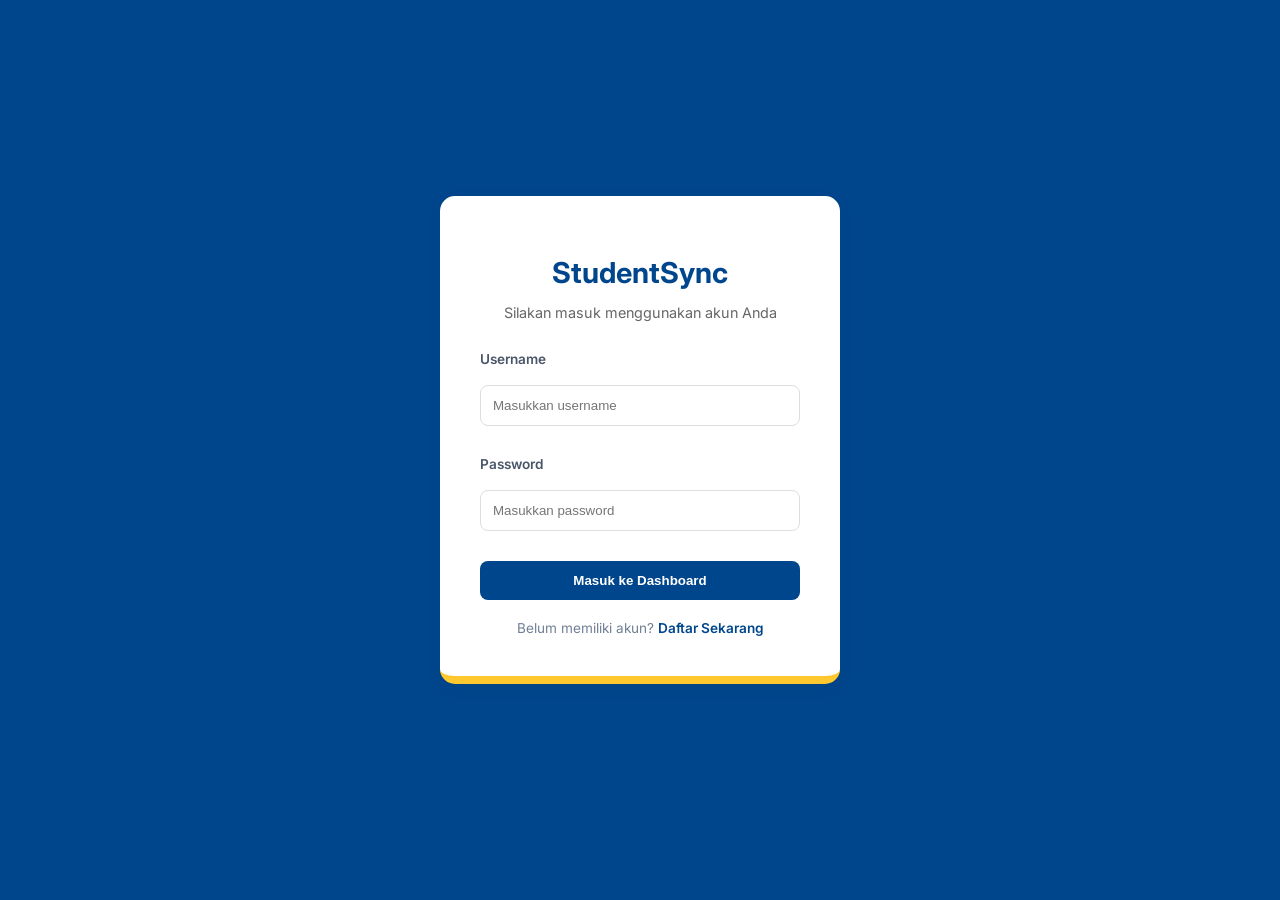
<file: frontend/index.html>
<!DOCTYPE html>
<html lang="id">
<head>
    <meta charset="UTF-8">
    <meta name="viewport" content="width=device-width, initial-scale=1.0">
    <title>Login - StudentSync</title>
    <link href="https://fonts.googleapis.com/css2?family=Inter:wght@400;500;600;700&display=swap" rel="stylesheet">
    <link rel="stylesheet" href="style.css">
    <style>
        /* Style khusus untuk halaman login agar berada di tengah */
        body.login-body {
            background-color: var(--its-blue);
            display: flex;
            justify-content: center;
            align-items: center;
            height: 100vh;
            margin: 0;
            overflow: hidden;
        }

        .login-card {
            width: 100%;
            max-width: 400px;
            padding: 40px;
            border-bottom: 8px solid var(--its-gold);
            animation: fadeIn 0.5s ease-in-out;
        }

        .login-header {
            text-align: center;
            margin-bottom: 30px;
        }

        .login-header h1 {
            color: var(--its-blue);
            font-size: 1.8rem;
            margin-bottom: 10px;
        }

        .login-header p {
            color: #666;
            font-size: 0.9rem;
        }

        .form-group {
            margin-bottom: 20px;
        }

        .form-group label {
            display: block;
            margin-bottom: 8px;
            font-weight: 600;
            font-size: 0.85rem;
            color: #4a5568;
        }

        .footer-text {
            text-align: center;
            margin-top: 20px;
            font-size: 0.85rem;
            color: #718096;
        }

        .footer-text a {
            color: var(--its-blue);
            text-decoration: none;
            font-weight: 600;
        }

        @keyframes fadeIn {
            from { opacity: 0; transform: translateY(-20px); }
            to { opacity: 1; transform: translateY(0); }
        }
    </style>
</head>
<body class="login-body">

    <div class="card login-card">
        <div class="login-header">
            <h1>StudentSync</h1>
            <p>Silakan masuk menggunakan akun Anda</p>
        </div>

        <div id="login-form">
            <div class="form-group">
                <label for="username">Username</label>
                <input type="text" id="username" placeholder="Masukkan username" class="its-input">
            </div>

            <div class="form-group">
                <label for="password">Password</label>
                <input type="password" id="password" placeholder="Masukkan password" class="its-input">
            </div>

            <button onclick="login()" id="login-btn" class="btn-save">
                Masuk ke Dashboard
            </button>
        </div>

        <div class="footer-text">
            Belum memiliki akun? <a href="#" onclick="showRegister()">Daftar Sekarang</a>
        </div>
    </div>

    <script src="script.js"></script>
    <script>
        // Fungsi tambahan khusus interaksi di halaman login
        function showRegister() {
            const formBox = document.querySelector('.login-card');
            formBox.innerHTML = `
                <div class="login-header">
                    <h1>Daftar Akun</h1>
                    <p>Buat akun baru untuk akses StudentSync</p>
                </div>
                <div class="form-group">
                    <label>Username / NRP Baru</label>
                    <input type="text" id="reg-user" placeholder="Buat username" class="its-input">
                </div>
                <div class="form-group">
                    <label>Password</label>
                    <input type="password" id="reg-pass" placeholder="Buat password" class="its-input">
                </div>
                <button onclick="doRegister()" class="btn-save">Registrasi</button>
                <div class="footer-text">
                    Sudah punya akun? <a href="#" onclick="location.reload()">Login</a>
                </div>
            `;
        }
    </script>
</body>
</html>
</file>
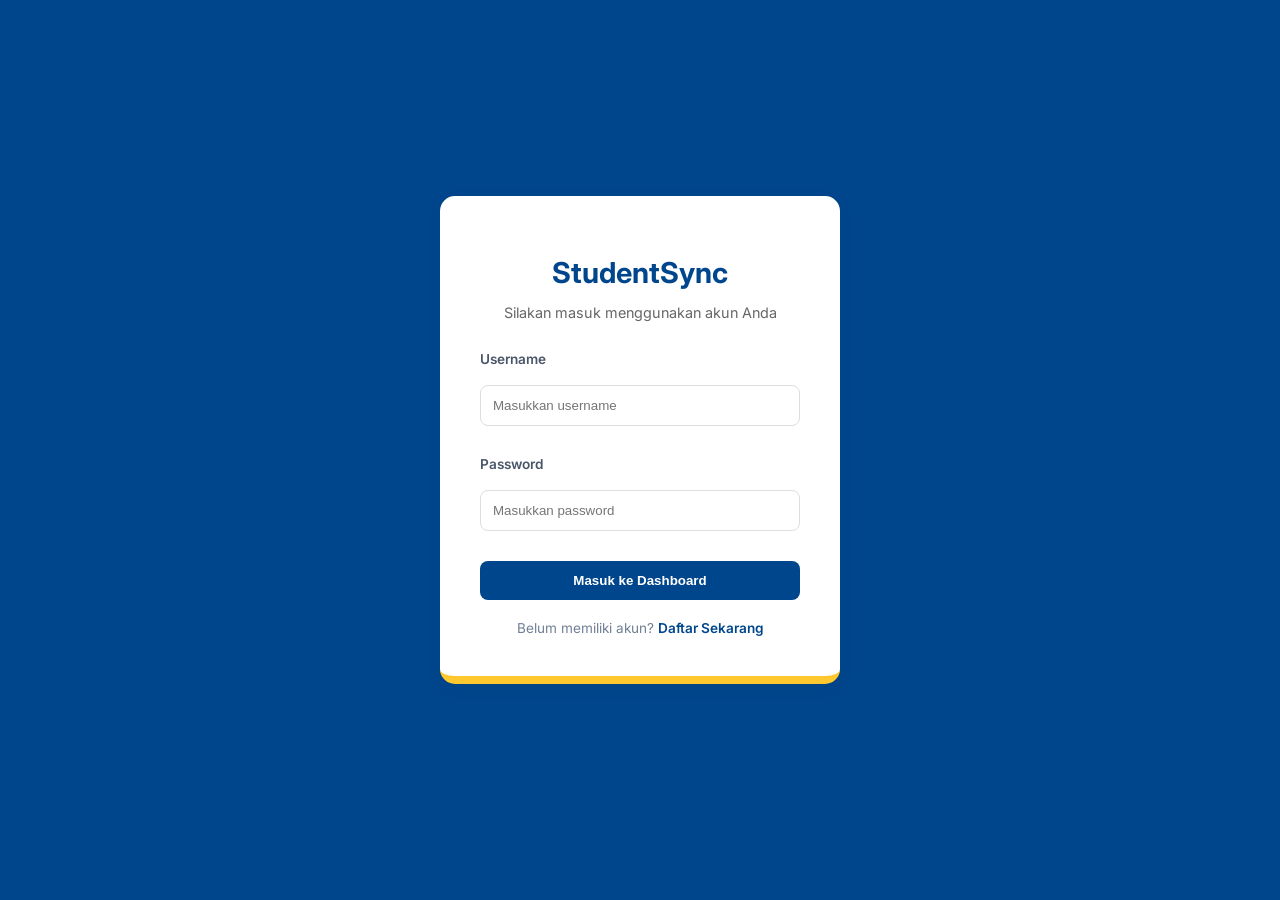
<file: frontend/add-note.html>
<!DOCTYPE html>
<html lang="id">
<head>
    <meta charset="UTF-8">
    <meta name="viewport" content="width=device-width, initial-scale=1.0">
    <title>Tambah Catatan - Portal ITS</title>
    <link href="https://fonts.googleapis.com/css2?family=Inter:wght@400;500;600;700&display=swap" rel="stylesheet">
    <link rel="stylesheet" href="style.css">
    <style>
        .form-container {
            max-width: 800px;
            margin: 0 auto;
        }
        
        .status-badge {
            display: inline-block;
            padding: 5px 12px;
            border-radius: 20px;
            font-size: 0.75rem;
            font-weight: 600;
            background: #e6fffa;
            color: var(--its-green);
            margin-bottom: 20px;
            border: 1px solid var(--its-green);
        }

        .input-hint {
            font-size: 0.8rem;
            color: #718096;
            margin-top: -5px;
            margin-bottom: 10px;
        }

        .editor-container {
            border: 1px solid #e2e8f0;
            border-radius: 8px;
            overflow: hidden;
        }

        textarea.its-input {
            border: none;
            border-radius: 0;
            resize: vertical;
            min-height: 300px;
            padding: 20px;
            line-height: 1.8;
        }

        .action-bar {
            display: flex;
            justify-content: flex-end;
            gap: 15px;
            margin-top: 25px;
        }

        .btn-cancel {
            background: #edf2f7;
            color: #4a5568;
            border: none;
            padding: 12px 25px;
            border-radius: 8px;
            cursor: pointer;
            font-weight: 600;
        }

        .btn-cancel:hover {
            background: #e2e8f0;
        }
    </style>
</head>
<body>

    <div class="sidebar">
        <h2>PORTAL ITS</h2>
        <a href="dashboard.html" class="nav-link">Dashboard</a>
        <a href="add-note.html" class="nav-link active">Tambah Notes</a>
        <a href="add-schedule.html" class="nav-link">Tambah Jadwal</a>
        <a href="groups.html" class="nav-link">Grup Matkul</a>
        <a href="#" onclick="logout()" class="nav-link" style="margin-top: 50px; color: var(--its-gold);">Logout</a>
    </div>

    <div class="main-content">
        <div class="form-container">
            <header class="header">
                <div>
                    <h1>Buat Catatan Baru</h1>
                    <p>Catatan akan otomatis tersimpan berdasarkan waktu dan grup pilihan.</p>
                </div>
            </header>

            <div class="card">
                <span class="status-badge">Auto-Sync Enabled</span>
                
                <div class="form-group">
                    <label for="note-title">Judul Catatan</label>
                    <input type="text" id="note-title" placeholder="Misal: Resume Pertemuan 1 - Arsitektur Database" class="its-input">
                </div>

                <div class="form-group">
                    <label for="note-category">Pilih Group / Mata Kuliah</label>
                    <select id="note-category" class="its-input">
                        <option value="PSO">PSO (Pemodelan Sistem Objek)</option>
                        <option value="Progjar">Progjar (Pemrograman Jaringan)</option>
                        <option value="Database">Manajemen Database</option>
                        <option value="Umum">Umum / Lain-lain</option>
                    </select>
                    <p class="input-hint">Pilih kategori agar catatan muncul di halaman Grouping.</p>
                </div>

                <div class="form-group">
                    <label for="note-content">Isi Catatan</label>
                    <div class="editor-container">
                        <textarea id="note-content" placeholder="Tuliskan detail catatan Anda di sini..." class="its-input"></textarea>
                    </div>
                </div>

                <div class="action-bar">
                    <button class="btn-cancel" onclick="window.location.href='dashboard.html'">Batal</button>
                    <button class="btn-save" onclick="saveNote()" style="width: auto; padding: 12px 40px;">
                        Simpan Catatan
                    </button>
                </div>
            </div>
        </div>
    </div>

    <script src="script.js"></script>
    <script>
        // Pastikan user login
        if (!localStorage.getItem('user_id')) {
            window.location.href = 'index.html';
        }
    </script>
</body>
</html>
</file>
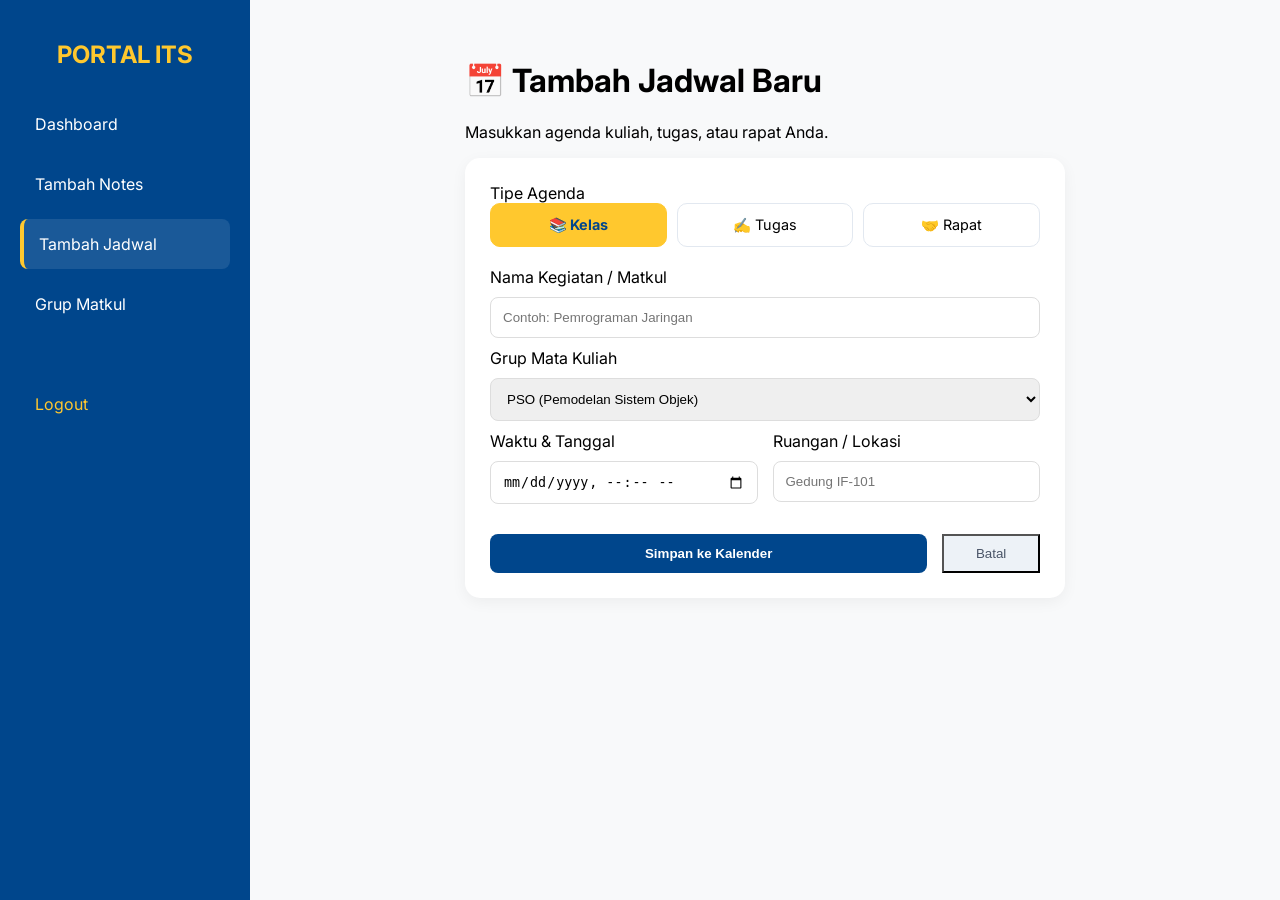
<file: frontend/add-schedule.html>
<!DOCTYPE html>
<html lang="id">
<head>
    <meta charset="UTF-8">
    <meta name="viewport" content="width=device-width, initial-scale=1.0">
    <title>Tambah Jadwal - Portal ITS</title>
    <link href="https://fonts.googleapis.com/css2?family=Inter:wght@400;500;600;700&display=swap" rel="stylesheet">
    <link rel="stylesheet" href="style.css">
    <style>
        .form-container {
            max-width: 600px;
            margin: 0 auto;
        }
        .type-selector {
            display: flex;
            gap: 10px;
            margin-bottom: 20px;
        }
        .type-option {
            flex: 1;
            padding: 12px;
            border: 1.5px solid #e2e8f0;
            border-radius: 10px;
            text-align: center;
            cursor: pointer;
            background: white;
            transition: all 0.2s;
            font-size: 0.9rem;
        }
        .type-option.selected {
            background: var(--its-gold);
            color: var(--its-blue);
            border-color: var(--its-gold);
            font-weight: bold;
        }
        .btn-group {
            display: flex;
            gap: 15px;
            margin-top: 20px;
        }
    </style>
</head>
<body>

    <div class="sidebar">
        <h2>PORTAL ITS</h2>
        <a href="dashboard.html" class="nav-link">Dashboard</a>
        <a href="add-note.html" class="nav-link">Tambah Notes</a>
        <a href="add-schedule.html" class="nav-link active">Tambah Jadwal</a>
        <a href="groups.html" class="nav-link">Grup Matkul</a>
        <a href="#" onclick="logout()" class="nav-link" style="margin-top: 50px; color: var(--its-gold);">Logout</a>
    </div>

    <div class="main-content">
        <div class="form-container">
            <header class="header">
                <h1>📅 Tambah Jadwal Baru</h1>
                <p>Masukkan agenda kuliah, tugas, atau rapat Anda.</p>
            </header>

            <div class="card">
                <label>Tipe Agenda</label>
                <div class="type-selector" id="type-selector">
                    <div class="type-option selected" onclick="selectType(this, 'Kelas')">📚 Kelas</div>
                    <div class="type-option" onclick="selectType(this, 'Tugas')">✍️ Tugas</div>
                    <div class="type-option" onclick="selectType(this, 'Rapat')">🤝 Rapat</div>
                </div>

                <div class="form-group">
                    <label for="sch-title">Nama Kegiatan / Matkul</label>
                    <input type="text" id="sch-title" placeholder="Contoh: Pemrograman Jaringan" class="its-input">
                </div>

                <div class="form-group">
                    <label for="sch-category">Grup Mata Kuliah</label>
                    <select id="sch-category" class="its-input">
                        <option value="PSO">PSO (Pemodelan Sistem Objek)</option>
                        <option value="Progjar">Progjar (Pemrograman Jaringan)</option>
                        <option value="Database">Manajemen Database</option>
                        <option value="Umum">Umum / Lainnya</option>
                    </select>
                </div>

                <div style="display: grid; grid-template-columns: 1fr 1fr; gap: 15px;">
                    <div class="form-group">
                        <label for="sch-time">Waktu & Tanggal</label>
                        <input type="datetime-local" id="sch-time" class="its-input">
                    </div>
                    <div class="form-group">
                        <label for="sch-room">Ruangan / Lokasi</label>
                        <input type="text" id="sch-room" placeholder="Gedung IF-101" class="its-input">
                    </div>
                </div>

                <div class="btn-group">
                    <button class="btn-save" onclick="handleSaveSchedule()">Simpan ke Kalender</button>
                    <button class="btn-primary" style="background:#edf2f7; color:#4a5568; width: 120px;" onclick="window.location.href='dashboard.html'">Batal</button>
                </div>
            </div>
        </div>
    </div>

    <script src="script.js"></script>
    <script>
        let currentType = 'Kelas';

        function selectType(el, type) {
            document.querySelectorAll('.type-option').forEach(opt => opt.classList.remove('selected'));
            el.classList.add('selected');
            currentType = type;
        }

      async function handleSaveSchedule() {
    const userId = localStorage.getItem('user_id');
    const title = document.getElementById('sch-title').value;
    const category = document.getElementById('sch-category').value;
    const time = document.getElementById('sch-time').value;
    const room = document.getElementById('sch-room').value;

    if (!title || !time) {
        alert("Harap isi Nama Kegiatan dan Waktu!");
        return;
    }

    const scheduleData = {
        user_id: parseInt(userId),
        title: `[${currentType}] ${title}`,
        category: category,
        content: `Lokasi: ${room}`,
        date: time
    };

    try {
        const res = await fetch(`${API}/notes`, {
            method: 'POST',
            headers: { 'Content-Type': 'application/json' },
            body: JSON.stringify(scheduleData)
        });

        if (res.ok) {
            alert('Jadwal berhasil ditambahkan!');
            window.location.href = 'dashboard.html';
        }
    } catch (err) {
        alert('Gagal menyimpan ke server.');
    }
}
    </script>
</body>
</html>
</file>
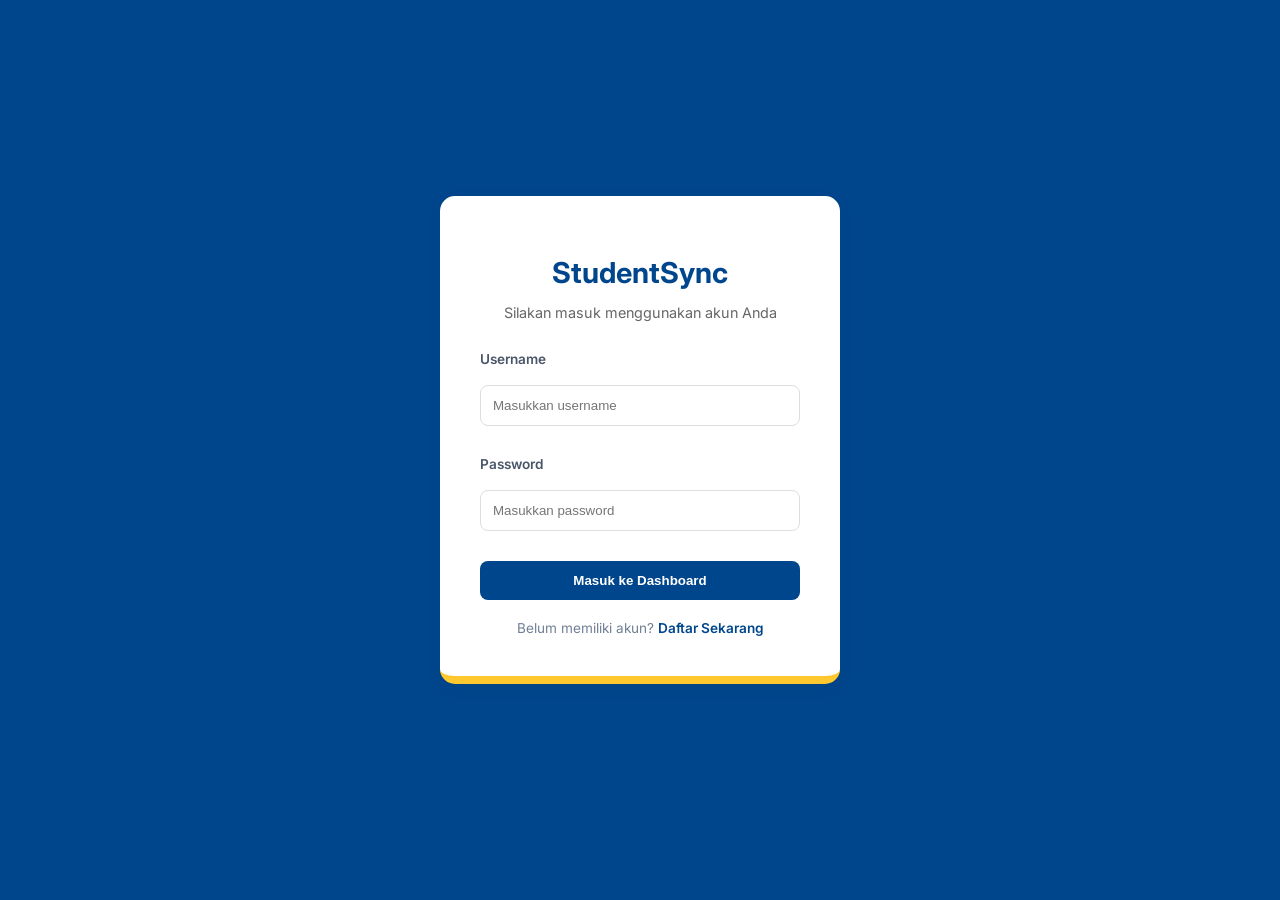
<file: frontend/dashboard.html>
<!DOCTYPE html>
<html lang="id">
<head>
    <meta charset="UTF-8">
    <meta name="viewport" content="width=device-width, initial-scale=1.0">
    <title>Dashboard Mahasiswa - StudentSync</title>
    <link href="https://fonts.googleapis.com/css2?family=Inter:wght@400;500;600;700&display=swap" rel="stylesheet">
    <link rel="stylesheet" href="style.css">
    <style>
        /* Layout khusus Dashboard Grid */
        .dashboard-grid {
            display: grid;
            grid-template-columns: 1fr 1fr;
            gap: 25px;
            margin-top: 20px;
        }

        .full-width {
            grid-column: span 2;
        }

        .calendar-container {
            background: white;
            padding: 20px;
            border-radius: 15px;
            text-align: center;
        }

        .calendar-mockup {
            border: 1px solid #eee;
            border-radius: 10px;
            padding: 15px;
            background: #fafafa;
        }

        .calendar-header {
            font-weight: bold;
            color: var(--its-blue);
            margin-bottom: 10px;
            display: flex;
            justify-content: space-between;
        }

        .calendar-days {
            display: grid;
            grid-template-columns: repeat(7, 1fr);
            gap: 5px;
            font-size: 0.85rem;
        }

        .day {
            padding: 10px;
            border-radius: 5px;
        }

        .day.today {
            background: var(--its-blue);
            color: white;
            font-weight: bold;
        }

        .day.has-note {
            border-bottom: 3px solid var(--its-gold);
        }

        .recent-notes-list {
            margin-top: 15px;
        }

        .note-preview-item {
            background: #fff;
            border-left: 4px solid var(--its-green);
            padding: 10px;
            margin-bottom: 10px;
            border-radius: 4px;
            box-shadow: 0 2px 4px rgba(0,0,0,0.05);
            font-size: 0.9rem;
        }
    </style>
</head>
<body>

    <div class="sidebar">
        <h2>StudentSync</h2>
        <a href="dashboard.html" class="nav-link active">Dashboard</a>
        <a href="add-note.html" class="nav-link">Tambah Notes</a>
        <a href="add-schedule.html" class="nav-link">Tambah Jadwal</a>
        <a href="groups.html" class="nav-link">Grup Matkul</a>
        <a href="#" onclick="logout()" class="nav-link" style="margin-top: 50px; color: var(--its-gold);">Logout</a>
    </div>

    <div class="main-content">
        <header class="header">
            <div>
                <h1>Selamat Datang, <span id="display-name">Mahasiswa</span></h1>
                <p>Berikut adalah ringkasan jadwal dan catatan Anda hari ini.</p>
            </div>
            <div class="date-now" id="current-date"></div>
        </header>

        <div class="dashboard-grid">
            
            <div class="card">
                <h3>📅 Kalender Kegiatan</h3>
                <div class="calendar-mockup">
                    <div class="calendar-header">
                        <span>&lt;</span>
                        <span id="month-year">Mei 2026</span>
                        <span>&gt;</span>
                    </div>
                    <div class="calendar-days">
                        <div style="color: #999;">S</div><div style="color: #999;">S</div><div style="color: #999;">R</div>
                        <div style="color: #999;">K</div><div style="color: #999;">J</div><div style="color: #999;">S</div><div style="color: #999;">M</div>
                        <div class="day">1</div><div class="day">2</div><div class="day">3</div>
                        <div class="day">4</div><div class="day">5</div><div class="day">6</div><div class="day">7</div>
                        <div class="day">8</div><div class="day">9</div><div class="day">10</div><div class="day">11</div>
                        <div class="day today">12</div><div class="day has-note">13</div><div class="day">14</div>
                    </div>
                </div>
                
                <h4 style="margin-top: 20px;">Notes Terbaru</h4>
                <div id="dashboard-notes-preview" class="recent-notes-list">
                    <p class="empty-state">Memuat catatan...</p>
                </div>
            </div>

            <div class="card">
                <h3>⏰ Jadwal Kuliah Hari Ini</h3>
                <div id="today-schedule-list">
                    <div class="note-preview-item" style="border-left-color: var(--its-gold);">
                        <strong>PSO (Pemodelan Sistem Objek)</strong>
                        <div style="font-size: 0.8rem; color: #666;">Ruang IF-101 | 08:00 - 10:00</div>
                    </div>
                    <div class="note-preview-item" style="border-left-color: var(--its-gold);">
                        <strong>Manajemen Database</strong>
                        <div style="font-size: 0.8rem; color: #666;">Ruang IF-105 | 13:00 - 15:00</div>
                    </div>
                </div>
                <button class="btn-primary" onclick="window.location.href='add-schedule.html'" style="margin-top: 15px; font-size: 0.8rem;">
                    Lihat Semua Jadwal
                </button>
            </div>

        </div>
    </div>

    <script src="script.js"></script>
    <script>
        document.addEventListener("DOMContentLoaded", () => {
            const userId = localStorage.getItem('user_id');
            const userName = localStorage.getItem('username');
            
            if (!userId) {
                window.location.href = 'index.html';
                return;
            }

            document.getElementById('display-name').innerText = userName;
            
            // Set Tanggal Hari Ini
            const options = { weekday: 'long', year: 'numeric', month: 'long', day: 'numeric' };
            document.getElementById('current-date').innerText = new Date().toLocaleDateString('id-ID', options);

            // Load Preview Notes
            loadNotesPreview(userId);
        });

        async function loadNotesPreview(userId) {
            try {
                const response = await fetch(`${API}/notes?user_id=${userId}`);
                const data = await response.json();
                const container = document.getElementById('dashboard-notes-preview');

                if (data.length > 0) {
                    container.innerHTML = data.slice(0, 3).map(n => `
                        <div class="note-preview-item">
                            <strong style="color: var(--its-blue);">${n.title}</strong>
                            <div style="font-size: 0.75rem; color: #888;">Group: ${n.category}</div>
                        </div>
                    `).join('');
                } else {
                    container.innerHTML = '<p class="empty-state">Belum ada catatan.</p>';
                }
            } catch (error) {
                console.error("Gagal load preview:", error);
            }
        }
    </script>
</body>
</html>
</file>
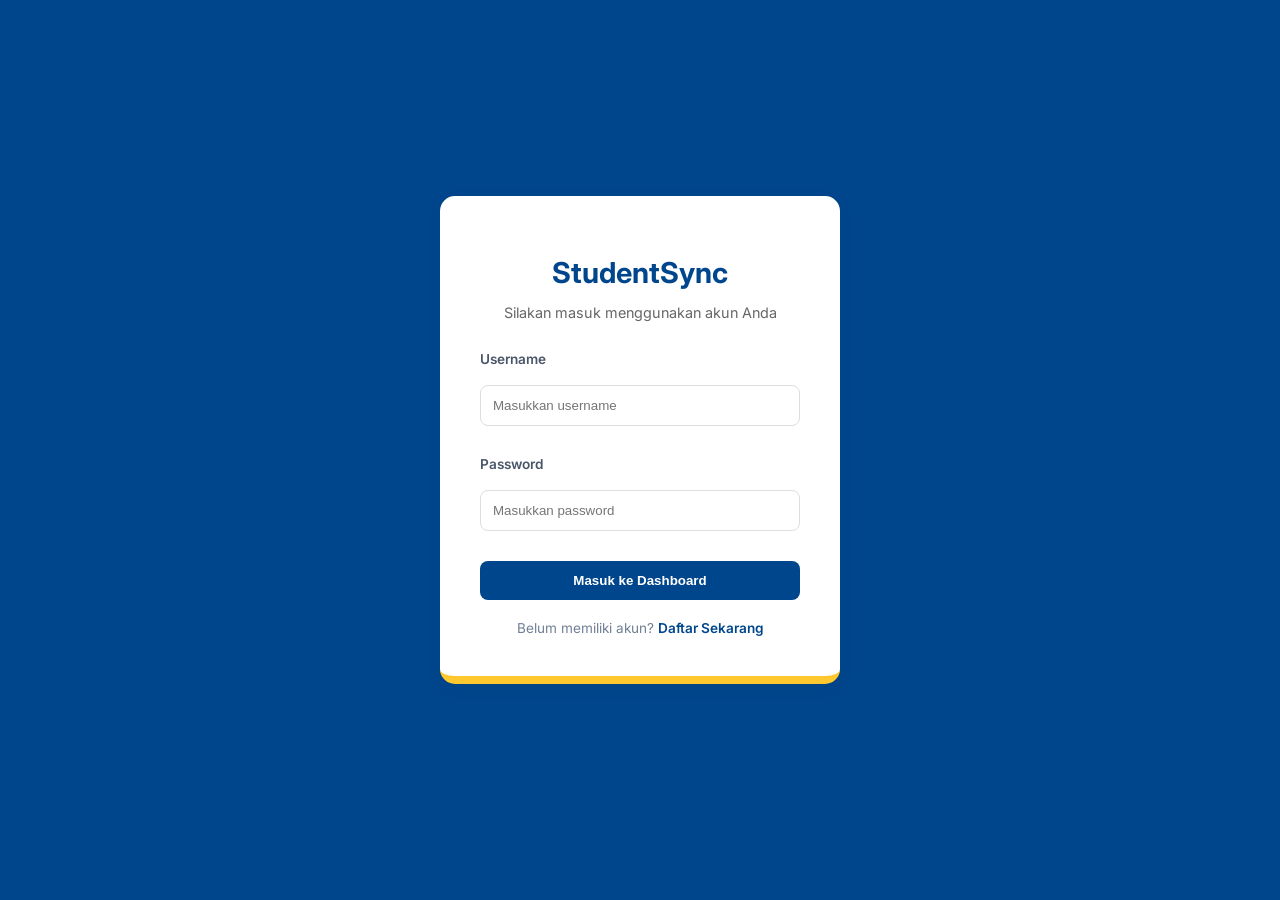
<file: frontend/groups.html>
<!DOCTYPE html>
<html lang="id">
<head>
    <meta charset="UTF-8">
    <meta name="viewport" content="width=device-width, initial-scale=1.0">
    <title>Grouping Matkul - Portal ITS</title>
    <link href="https://fonts.googleapis.com/css2?family=Inter:wght@400;500;600;700&display=swap" rel="stylesheet">
    <link rel="stylesheet" href="style.css">
    <style>
        .group-container {
            display: grid;
            grid-template-columns: repeat(auto-fill, minmax(300px, 1fr));
            gap: 20px;
            margin-top: 20px;
        }

        .group-card {
            border-top: 5px solid var(--its-gold);
            transition: transform 0.2s;
        }

        .group-card:hover {
            transform: translateY(-5px);
        }

        .group-header {
            display: flex;
            justify-content: space-between;
            align-items: center;
            margin-bottom: 15px;
            border-bottom: 1px solid #eee;
            padding-bottom: 10px;
        }

        .badge-count {
            background: var(--its-blue);
            color: white;
            padding: 2px 10px;
            border-radius: 20px;
            font-size: 0.8rem;
        }

        .empty-state {
            color: #a0aec0;
            font-style: italic;
            font-size: 0.9rem;
            text-align: center;
            padding: 20px;
        }

        .note-item {
            background: #f8fafc;
            padding: 12px;
            border-radius: 8px;
            margin-bottom: 10px;
            border-left: 3px solid var(--its-green);
        }

        .note-item h4 {
            margin: 0 0 5px 0;
            font-size: 0.95rem;
            color: var(--its-blue);
        }

        .note-item small {
            color: #718096;
            display: block;
        }
    </style>
</head>
<body>

    <div class="sidebar">
        <h2>PORTAL ITS</h2>
        <a href="dashboard.html" class="nav-link">Dashboard</a>
        <a href="add-note.html" class="nav-link">Tambah Notes</a>
        <a href="add-schedule.html" class="nav-link">Tambah Jadwal</a>
        <a href="groups.html" class="nav-link active">Grup Matkul</a>
        <a href="#" onclick="logout()" class="nav-link" style="margin-top: 50px; color: var(--its-gold);">Logout</a>
    </div>

    <div class="main-content">
        <header class="header">
            <div>
                <h1>Grouping Mata Kuliah</h1>
                <p>Semua catatan Anda dikelompokkan secara otomatis berdasarkan kategori.</p>
            </div>
        </header>

        <div class="group-container" id="groups-wrapper">
            <div class="card group-card">
                <div class="group-header">
                    <h3>PSO</h3>
                    <span class="badge-count" id="count-PSO">0</span>
                </div>
                <div id="group-PSO" class="group-content">
                    <p class="empty-state">Memuat data...</p>
                </div>
            </div>

            <div class="card group-card">
                <div class="group-header">
                    <h3>Progjar</h3>
                    <span class="badge-count" id="count-Progjar">0</span>
                </div>
                <div id="group-Progjar" class="group-content">
                    <p class="empty-state">Memuat data...</p>
                </div>
            </div>

            <div class="card group-card">
                <div class="group-header">
                    <h3>Database</h3>
                    <span class="badge-count" id="count-Database">0</span>
                </div>
                <div id="group-Database" class="group-content">
                    <p class="empty-state">Memuat data...</p>
                </div>
            </div>

            <div class="card group-card" style="border-top-color: #cbd5e0;">
                <div class="group-header">
                    <h3>Umum / Lainnya</h3>
                    <span class="badge-count" id="count-Umum">0</span>
                </div>
                <div id="group-Umum" class="group-content">
                    <p class="empty-state">Memuat data...</p>
                </div>
            </div>
        </div>
    </div>

    <script src="script.js"></script>
    <script>
        document.addEventListener("DOMContentLoaded", () => {
            const userId = localStorage.getItem('user_id');
            if (!userId) {
                window.location.href = 'index.html';
                return;
            }
            loadGroupedNotes(userId);
        });

        async function loadGroupedNotes(userId) {
            try {
                const response = await fetch(`${API}/notes?user_id=${userId}`);
                const notes = await response.json();

                // Daftar kategori yang tersedia
                const categories = ['PSO', 'Progjar', 'Database', 'Umum'];
                
                categories.forEach(cat => {
                    const filteredNotes = notes.filter(n => n.category === cat);
                    const container = document.getElementById(`group-${cat}`);
                    const badge = document.getElementById(`count-${cat}`);
                    
                    badge.innerText = filteredNotes.length;

                    if (filteredNotes.length > 0) {
                        container.innerHTML = filteredNotes.map(n => `
                            <div class="note-item">
                                <h4>${n.title}</h4>
                                <small>📅 ${new Date(n.date).toLocaleDateString('id-ID')} | 🕒 ${new Date(n.date).toLocaleTimeString('id-ID', {hour: '2-digit', minute:'2-digit'})}</small>
                            </div>
                        `).join('');
                    } else {
                        container.innerHTML = `<p class="empty-state">Belum ada catatan di grup ini.</p>`;
                    }
                });
            } catch (error) {
                console.error("Gagal memuat grup:", error);
            }
        }
    </script>
</body>
</html>
</file>
<file: frontend/style.css>
:root {
    --its-blue: #00468C; --its-gold: #FFC82E; --its-green: #28A745;
    --its-white: #FFFFFF; --its-gray: #F8F9FA;
}
* { box-sizing: border-box; }
body { font-family: 'Inter', sans-serif; background: var(--its-gray); margin: 0; display: flex; }

.sidebar { width: 250px; height: 100vh; background: var(--its-blue); color: white; padding: 20px; position: fixed; }
.sidebar h2 { color: var(--its-gold); text-align: center; margin-bottom: 30px; }
.nav-link { display: block; color: white; text-decoration: none; padding: 15px; border-radius: 8px; margin-bottom: 10px; }
.nav-link:hover, .nav-link.active { background: rgba(255,255,255,0.1); border-left: 4px solid var(--its-gold); }

.main-content { margin-left: 250px; padding: 40px; width: calc(100% - 250px); }
.card { background: white; padding: 25px; border-radius: 15px; box-shadow: 0 4px 15px rgba(0,0,0,0.05); margin-bottom: 20px; }
.grid-dashboard { display: grid; grid-template-columns: 1.5fr 1fr; gap: 20px; }

input, select, textarea { width: 100%; padding: 12px; margin: 10px 0; border: 1px solid #ddd; border-radius: 8px; }
.btn-save { background: var(--its-blue); color: white; border: none; padding: 12px; border-radius: 8px; cursor: pointer; font-weight: bold; width: 100%; }
.btn-save:hover { background: #003366; }

.note-box { border-left: 5px solid var(--its-green); padding: 10px; background: #f0fff4; margin-bottom: 10px; border-radius: 5px; }
</file>
